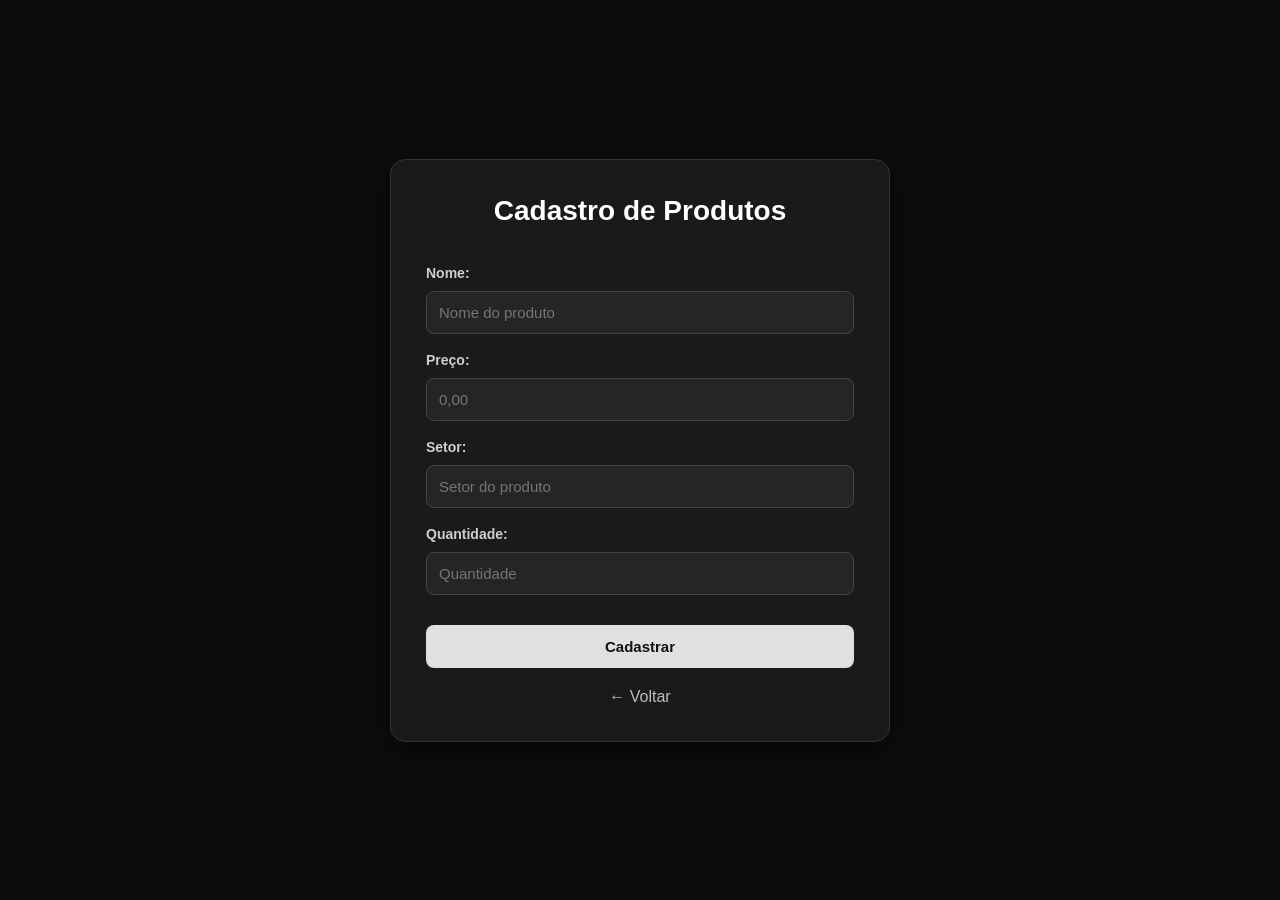
<file: front/cadastro.html>
<!DOCTYPE html>
<html lang="pt-br">

<head>
    <meta charset="UTF-8">
    <meta name="viewport" content="width=device-width, initial-scale=1.0">

    <link rel="stylesheet" href="static/css/cadastroStyle.css">

    <title>Cadastro de Produtos</title>
</head>

<body>

    <div class="container">

        <h1>Cadastro de Produtos</h1>

        <form id="formProduto">

            <label for="nome">Nome:</label>
            <input
                type="text"
                id="nome"
                name="nome"
                placeholder="Nome do produto"
                required
            >

            <label for="preco">Preço:</label>
            <input
                type="number"
                id="preco"
                name="preco"
                placeholder="0,00"
                step="0.01"
                min="0"
                required
            >

            <label for="setor">Setor:</label>
            <input
                type="text"
                id="setor"
                name="setor"
                placeholder="Setor do produto"
                required
            >

            <label for="quantidade">Quantidade:</label>
            <input
                type="number"
                id="quantidade"
                name="quantidade"
                placeholder="Quantidade"
                min="0"
                required
            >

            <button type="submit">Cadastrar</button>

        </form>

        <a href="Index.html">← Voltar</a>

    </div>

    <script src="static/js/cadastrar.js"></script>

</body>

</html>
</file>
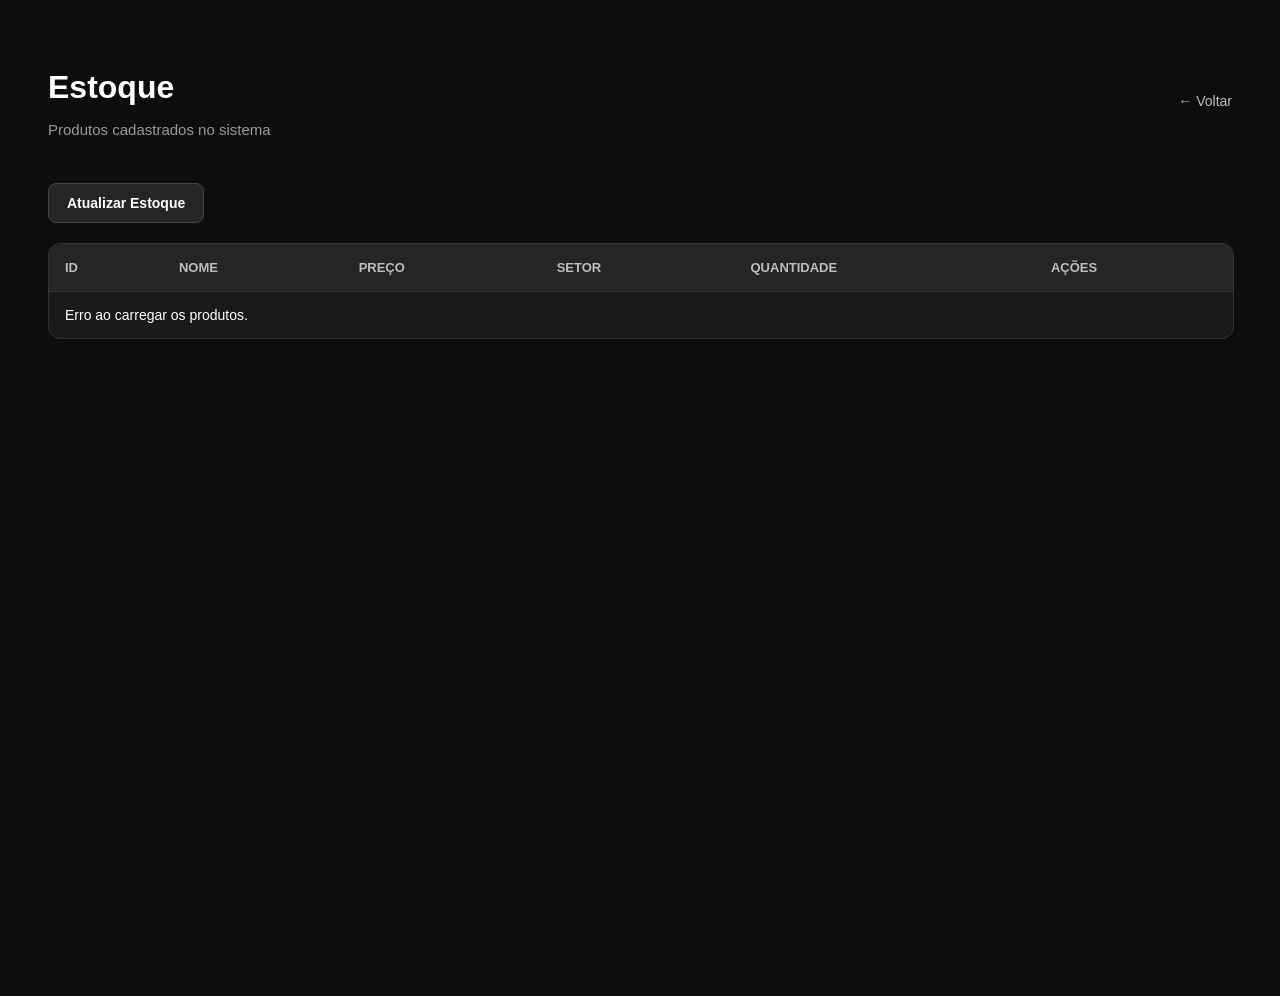
<file: front/estoque.html>
<!DOCTYPE html>
<html lang="pt-br">

<head>
    <meta charset="UTF-8">
    <meta name="viewport" content="width=device-width, initial-scale=1.0">

    <link rel="stylesheet" href="static/css/estoqueStyle.css">

    <title>Estoque</title>
</head>

<body>

    <div class="container">

        <div class="cabecalho">
            <div>
                <h1>Estoque</h1>
                <p>Produtos cadastrados no sistema</p>
            </div>

            <a href="index.html" class="btn-voltar">
                ← Voltar
            </a>
        </div>


        <div class="acoes">

            <button id="btnAtualizar" class="btn-atualizar">
                Atualizar Estoque
            </button>

        </div>


        <div class="tabela-container">

            <table>

                <thead>
                    <tr>
                        <th>ID</th>
                        <th>Nome</th>
                        <th>Preço</th>
                        <th>Setor</th>
                        <th>Quantidade</th>
                        <th>Ações</th>
                    </tr>
                </thead>

                <tbody id="listaProdutos">

                    <!-- Os produtos serão inseridos pelo JavaScript -->

                    <tr>
                        <td colspan="6">
                            Nenhum produto carregado.
                        </td>
                    </tr>

                </tbody>

            </table>

        </div>

    </div>


    <!-- Modal para alterar produto -->

    <div id="modalAlterar" class="modal">

        <div class="modal-conteudo">

            <h2>Alterar Produto</h2>

            <form id="formAlterar">

                <input type="hidden" id="alterarId">

                <label for="alterarNome">
                    Nome:
                </label>

                <input
                    type="text"
                    id="alterarNome"
                    required
                >


                <label for="alterarPreco">
                    Preço:
                </label>

                <input
                    type="number"
                    id="alterarPreco"
                    step="0.01"
                    min="0"
                    required
                >


                <label for="alterarSetor">
                    Setor:
                </label>

                <input
                    type="text"
                    id="alterarSetor"
                    required
                >


                <label for="alterarQuantidade">
                    Quantidade:
                </label>

                <input
                    type="number"
                    id="alterarQuantidade"
                    min="0"
                    required
                >


                <div class="modal-acoes">

                    <button
                        type="button"
                        id="btnCancelar"
                        class="btn-cancelar"
                    >
                        Cancelar
                    </button>

                    <button
                        type="submit"
                        class="btn-salvar"
                    >
                        Salvar Alterações
                    </button>

                </div>

            </form>

        </div>

    </div>


    <script src="static/js/estoque.js"></script>

</body>

</html>
</file>
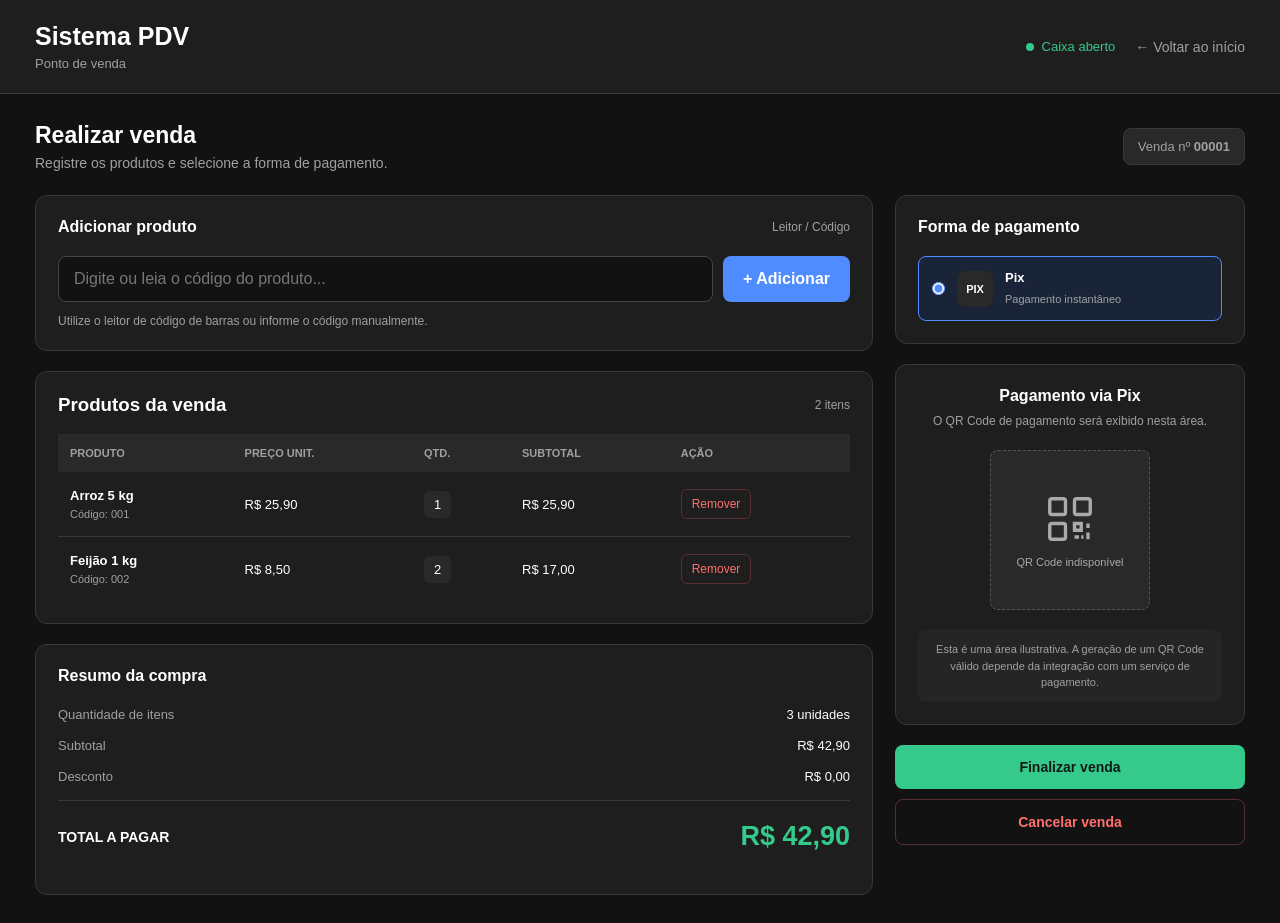
<file: front/venda.html>
<!DOCTYPE html>
<html lang="pt-br">
<head>
    <meta charset="UTF-8">
    <meta name="viewport" content="width=device-width, initial-scale=1.0">

    <link rel="stylesheet" href="static/css/vendaStyle.css">

    <title>Sistema PDV | Vendas</title>

    <style>
        
    </style>
</head>

<body>

    <!-- CABEÇALHO -->
    <header class="cabecalho">
        <div class="marca">
            <h1>Sistema PDV</h1>
            <p>Ponto de venda</p>
        </div>

        <div class="cabecalho-direita">
            <div class="status-caixa">
                <span class="status-indicador"></span>
                Caixa aberto
            </div>

            <a href="Index.html" class="btn-voltar">
                ← Voltar ao início
            </a>
        </div>
    </header>

    <main class="conteudo">

        <!-- TÍTULO -->
        <section class="titulo-pagina">
            <div>
                <h2>Realizar venda</h2>
                <p>Registre os produtos e selecione a forma de pagamento.</p>
            </div>

            <div class="numero-venda">
                Venda nº <strong>00001</strong>
            </div>
        </section>

        <div class="layout-venda">

            <!-- COLUNA PRINCIPAL -->
            <section class="coluna-principal">

                <!-- BUSCA -->
                <div class="painel">
                    <div class="titulo-painel">
                        <h3>Adicionar produto</h3>
                        <span class="subtitulo">Leitor / Código</span>
                    </div>

                    <div class="campo-busca">
                        <input
                            type="text"
                            id="codigoProduto"
                            placeholder="Digite ou leia o código do produto..."
                            autocomplete="off"
                        >

                        <button type="button" class="btn-adicionar">
                            + Adicionar
                        </button>
                    </div>

                    <p class="dica-leitura">
                        Utilize o leitor de código de barras ou informe o código manualmente.
                    </p>
                </div>

                <!-- LISTA DE PRODUTOS -->
                <div class="painel">
                    <div class="cabecalho-lista">
                        <h3>Produtos da venda</h3>
                        <span class="contador-itens">2 itens</span>
                    </div>

                    <div class="tabela-container">
                        <table>
                            <thead>
                                <tr>
                                    <th>Produto</th>
                                    <th>Preço unit.</th>
                                    <th>Qtd.</th>
                                    <th>Subtotal</th>
                                    <th>Ação</th>
                                </tr>
                            </thead>

                            <tbody>
                                <tr>
                                    <td>
                                        <span class="nome-produto">Arroz 5 kg</span>
                                        <span class="codigo-produto">Código: 001</span>
                                    </td>

                                    <td class="preco">R$ 25,90</td>
                                    <td><span class="quantidade">1</span></td>
                                    <td class="preco">R$ 25,90</td>

                                    <td>
                                        <button type="button" class="btn-remover">
                                            Remover
                                        </button>
                                    </td>
                                </tr>

                                <tr>
                                    <td>
                                        <span class="nome-produto">Feijão 1 kg</span>
                                        <span class="codigo-produto">Código: 002</span>
                                    </td>

                                    <td class="preco">R$ 8,50</td>
                                    <td><span class="quantidade">2</span></td>
                                    <td class="preco">R$ 17,00</td>

                                    <td>
                                        <button type="button" class="btn-remover">
                                            Remover
                                        </button>
                                    </td>
                                </tr>
                            </tbody>
                        </table>
                    </div>
                </div>

                <!-- RESUMO DA COMPRA -->
                <div class="resumo">
                    <h3>Resumo da compra</h3>

                    <div class="linha-resumo">
                        <span>Quantidade de itens</span>
                        <strong>3 unidades</strong>
                    </div>

                    <div class="linha-resumo">
                        <span>Subtotal</span>
                        <strong>R$ 42,90</strong>
                    </div>

                    <div class="linha-resumo">
                        <span>Desconto</span>
                        <strong>R$ 0,00</strong>
                    </div>

                    <div class="linha-total">
                        <span>TOTAL A PAGAR</span>
                        <div class="valor-total">R$ 42,90</div>
                    </div>
                </div>

            </section>

            <!-- COLUNA DE PAGAMENTO -->
            <aside class="coluna-pagamento">

                <!-- FORMA DE PAGAMENTO -->
                <div class="painel">
                    <div class="titulo-painel">
                        <h3>Forma de pagamento</h3>
                    </div>

                    <div class="opcoes-pagamento">

                        <label class="opcao-pagamento selecionada">
                            <input type="radio" name="pagamento" checked>

                            <span class="icone-pagamento">PIX</span>

                            <span class="texto-pagamento">
                                <strong>Pix</strong>
                                <span>Pagamento instantâneo</span>
                            </span>
                        </label>

                    </div>
                </div>

                <!-- PIX / QR CODE -->
                <div class="painel area-pix">
                    <h3>Pagamento via Pix</h3>

                    <p>
                        O QR Code de pagamento será exibido nesta área.
                    </p>

                    <div class="qr-placeholder">
                        <svg
                            viewBox="0 0 24 24"
                            fill="none"
                            stroke="currentColor"
                            stroke-width="1.5"
                            aria-hidden="true"
                        >
                            <rect x="3" y="3" width="7" height="7" rx="1"/>
                            <rect x="14" y="3" width="7" height="7" rx="1"/>
                            <rect x="3" y="14" width="7" height="7" rx="1"/>
                            <path d="M14 14h3v3h-3zM20 14v2M14 20h2M20 18v3M17 20h1"/>
                        </svg>

                        <span>QR Code indisponível</span>
                    </div>

                    <div class="aviso-pix">
                        Esta é uma área ilustrativa. A geração de um QR Code válido
                        depende da integração com um serviço de pagamento.
                    </div>
                </div>

                <!-- AÇÕES -->
                <div class="acoes-venda">
                    <button type="button" class="btn-finalizar">
                        Finalizar venda
                    </button>

                    <button type="button" class="btn-cancelar">
                        Cancelar venda
                    </button>
                </div>

            </aside>
        </div>
    </main>

</body>
</html>
</file>
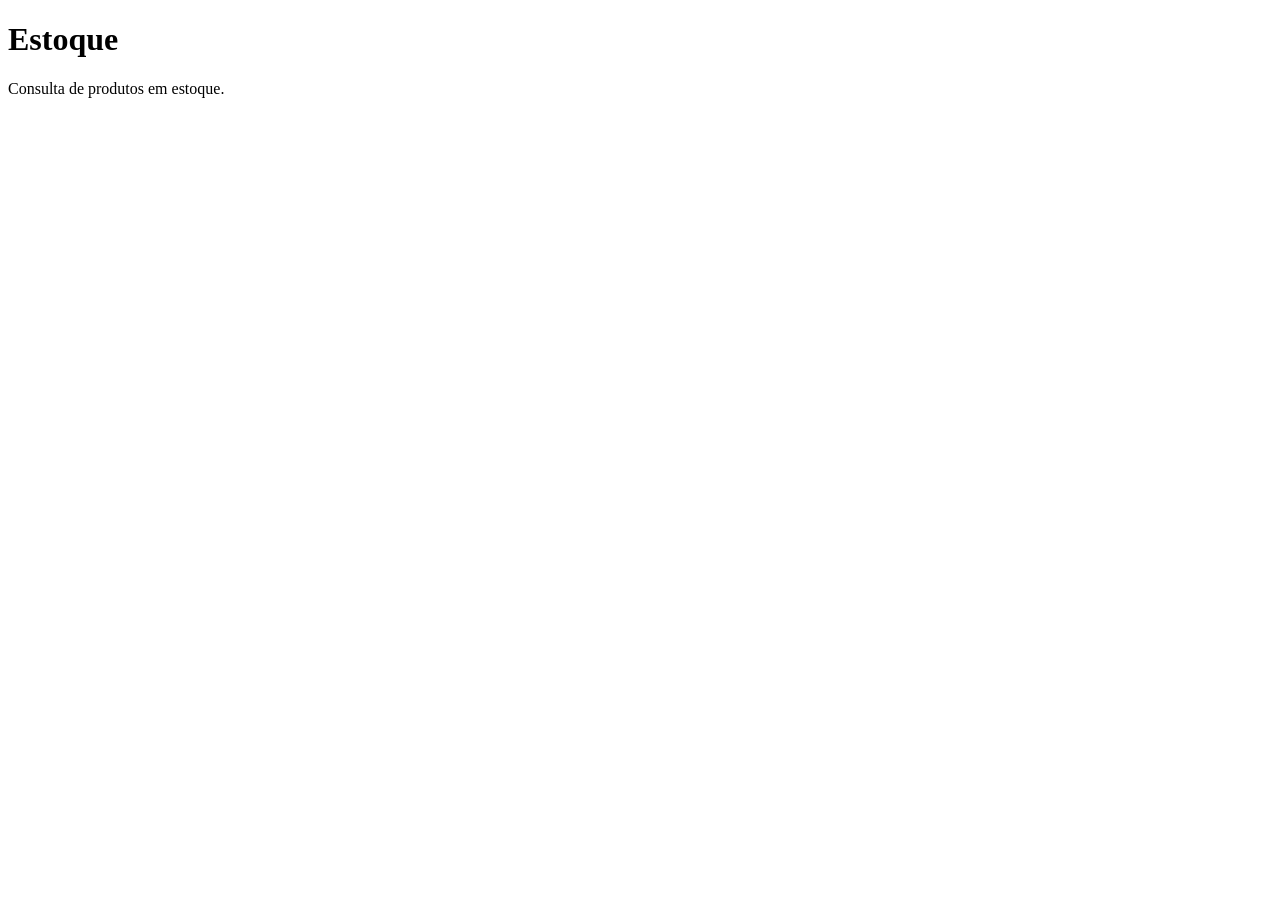
<file: demo/src/main/resources/estoque.html>
<!DOCTYPE html>
<html lang="en">
<head>
    <meta charset="UTF-8">
    <meta name="viewport" content="width=device-width, initial-scale=1.0">
    <title>Estoque</title>
</head>
<body>
    <h1>Estoque</h1>
    <p>Consulta de produtos em estoque.</p>
</body>
</html>
</file>
<file: front/static/css/cadastroStyle.css>
* {
    margin: 0;
    padding: 0;
    box-sizing: border-box;
}

body {
    min-height: 100vh;
    font-family: Arial, Helvetica, sans-serif;

    background: #0d0d0d;
    color: #ffffff;

    display: flex;
    justify-content: center;
    align-items: center;
}

.container {
    width: 90%;
    max-width: 500px;

    background: #1a1a1a;

    padding: 35px;

    border-radius: 15px;

    border: 1px solid #333333;

    box-shadow: 0 10px 30px rgba(0, 0, 0, 0.6);
}

h1 {
    text-align: center;

    margin-bottom: 30px;

    font-size: 28px;

    color: #ffffff;
}

form {
    display: flex;
    flex-direction: column;

    gap: 10px;
}

label {
    margin-top: 8px;

    font-size: 14px;
    font-weight: bold;

    color: #cfcfcf;
}

input {
    width: 100%;

    padding: 12px;

    border-radius: 8px;
    border: 1px solid #444444;

    background: #252525;
    color: #ffffff;

    outline: none;

    font-size: 15px;

    transition: 0.2s;
}

input:focus {
    border-color: #aaaaaa;

    box-shadow: 0 0 0 2px rgba(255, 255, 255, 0.08);
}

button {
    margin-top: 20px;

    padding: 13px;

    border: none;
    border-radius: 8px;

    background: #e0e0e0;
    color: #111111;

    font-size: 15px;
    font-weight: bold;

    cursor: pointer;

    transition: 0.2s;
}

button:hover {
    background: #ffffff;
}

.container > a {
    display: block;

    margin-top: 20px;

    text-align: center;

    color: #bdbdbd;

    text-decoration: none;
}

.container > a:hover {
    color: #ffffff;
    text-decoration: underline;
}
</file>
<file: front/static/css/estoqueStyle.css>
```css
* {
    margin: 0;
    padding: 0;
    box-sizing: border-box;
}

body {
    min-height: 100vh;
    font-family: Arial, Helvetica, sans-serif;

    background: #0d0d0d;
    color: #ffffff;

    padding: 40px;
}

/* CONTAINER PRINCIPAL */

.container {
    width: 100%;
    max-width: 1200px;
    margin: 0 auto;
}

/* CABEÇALHO */

.cabecalho {
    display: flex;
    justify-content: space-between;
    align-items: center;

    margin-bottom: 30px;
}

.cabecalho h1 {
    font-size: 32px;
    margin-bottom: 6px;
}

.cabecalho p {
    color: #999999;
    font-size: 15px;
}

/* BOTÃO VOLTAR */

.btn-voltar {
    color: #bdbdbd;
    text-decoration: none;
    font-size: 14px;
}

.btn-voltar:hover {
    color: #ffffff;
    text-decoration: underline;
}

/* ÁREA DE AÇÕES */

.acoes {
    display: flex;
    justify-content: space-between;
    align-items: center;

    margin-bottom: 20px;
}

.acoes button,
.acoes a {
    padding: 11px 18px;

    border-radius: 8px;

    font-size: 14px;
    font-weight: bold;

    cursor: pointer;
    text-decoration: none;
}

/* ATUALIZAR */

.btn-atualizar {
    border: 1px solid #444444;

    background: #252525;
    color: #ffffff;
}

.btn-atualizar:hover {
    background: #333333;
}

/* CADASTRAR */

.btn-cadastrar {
    background: #e0e0e0;
    color: #111111;
}

.btn-cadastrar:hover {
    background: #ffffff;
}

/* TABELA */

.tabela-container {
    width: 100%;
    overflow-x: auto;

    background: #1a1a1a;

    border: 1px solid #333333;
    border-radius: 12px;
}

table {
    width: 100%;

    border-collapse: collapse;

    min-width: 750px;
}

thead {
    background: #252525;
}

th {
    padding: 16px;

    text-align: left;

    font-size: 13px;

    color: #bdbdbd;

    text-transform: uppercase;
}

td {
    padding: 15px 16px;

    border-top: 1px solid #333333;

    font-size: 14px;
}

tbody tr:hover {
    background: #222222;
}

/* AÇÕES DA TABELA */

.btn-alterar,
.btn-deletar {
    border: none;
    border-radius: 6px;

    padding: 8px 12px;

    font-size: 13px;
    font-weight: bold;

    cursor: pointer;
}

.btn-alterar {
    background: #d6d6d6;
    color: #111111;
}

.btn-alterar:hover {
    background: #ffffff;
}

.btn-deletar {
    background: #292929;
    color: #dddddd;

    margin-left: 6px;

    border: 1px solid #444444;
}

.btn-deletar:hover {
    background: #3a3a3a;
    color: #ffffff;
}

/* MODAL */

.modal {
    display: none;

    position: fixed;

    inset: 0;

    background: rgba(0, 0, 0, 0.75);

    justify-content: center;
    align-items: center;

    padding: 20px;
}

.modal.ativo {
    display: flex;
}

.modal-conteudo {
    width: 100%;
    max-width: 500px;

    background: #1a1a1a;

    padding: 30px;

    border-radius: 14px;

    border: 1px solid #333333;

    box-shadow: 0 10px 40px rgba(0, 0, 0, 0.7);
}

.modal-conteudo h2 {
    margin-bottom: 25px;
}

/* FORMULÁRIO DO MODAL */

#formAlterar {
    display: flex;
    flex-direction: column;

    gap: 10px;
}

#formAlterar label {
    margin-top: 8px;

    font-size: 14px;
    font-weight: bold;

    color: #cccccc;
}

#formAlterar input {
    width: 100%;

    padding: 12px;

    background: #252525;
    color: #ffffff;

    border: 1px solid #444444;
    border-radius: 8px;

    outline: none;

    font-size: 15px;
}

#formAlterar input:focus {
    border-color: #aaaaaa;

    box-shadow: 0 0 0 2px rgba(255, 255, 255, 0.08);
}

/* BOTÕES DO MODAL */

.modal-acoes {
    display: flex;
    justify-content: flex-end;

    gap: 10px;

    margin-top: 20px;
}

.modal-acoes button {
    padding: 11px 16px;

    border: none;
    border-radius: 7px;

    font-weight: bold;

    cursor: pointer;
}

.btn-cancelar {
    background: #333333;
    color: #ffffff;
}

.btn-cancelar:hover {
    background: #444444;
}

.btn-salvar {
    background: #e0e0e0;
    color: #111111;
}

.btn-salvar:hover {
    background: #ffffff;
}

/* RESPONSIVIDADE */

@media (max-width: 700px) {

    body {
        padding: 20px;
    }

    .cabecalho {
        align-items: flex-start;
    }

    .cabecalho h1 {
        font-size: 26px;
    }

    .acoes {
        gap: 10px;
    }

    .acoes button,
    .acoes a {
        padding: 10px 12px;
    }
}
```
</file>
<file: front/static/css/vendaStyle.css>
* {
            margin: 0;
            padding: 0;
            box-sizing: border-box;
        }

        :root {
            --fundo: #121212;
            --painel: #1e1e1e;
            --painel-secundario: #292929;
            --borda: #383838;
            --texto: #ffffff;
            --texto-secundario: #a0a0a0;
            --azul: #4f8cff;
            --verde: #35c98b;
            --vermelho: #ff7070;
        }

        body {
            min-height: 100vh;
            font-family: Arial, Helvetica, sans-serif;
            background: var(--fundo);
            color: var(--texto);
        }

        button, input, select {
            font: inherit;
        }

        button, a {
            cursor: pointer;
        }

        a {
            color: inherit;
            text-decoration: none;
        }

        /* CABEÇALHO */

        .cabecalho {
            display: flex;
            justify-content: space-between;
            align-items: center;
            gap: 20px;
            padding: 22px 35px;
            background: var(--painel);
            border-bottom: 1px solid var(--borda);
        }

        .marca h1 {
            font-size: 25px;
            margin-bottom: 5px;
        }

        .marca p {
            color: var(--texto-secundario);
            font-size: 13px;
        }

        .cabecalho-direita {
            display: flex;
            align-items: center;
            gap: 20px;
        }

        .status-caixa {
            display: flex;
            align-items: center;
            gap: 8px;
            font-size: 13px;
            color: var(--verde);
        }

        .status-indicador {
            width: 8px;
            height: 8px;
            border-radius: 50%;
            background: var(--verde);
        }

        .btn-voltar {
            color: var(--texto-secundario);
            font-size: 14px;
        }

        .btn-voltar:hover {
            color: var(--texto);
        }

        /* CONTEÚDO PRINCIPAL */

        .conteudo {
            width: 100%;
            max-width: 1600px;
            margin: 0 auto;
            padding: 28px 35px;
        }

        .titulo-pagina {
            display: flex;
            justify-content: space-between;
            align-items: center;
            margin-bottom: 24px;
        }

        .titulo-pagina h2 {
            font-size: 23px;
            margin-bottom: 6px;
        }

        .titulo-pagina p {
            color: var(--texto-secundario);
            font-size: 14px;
        }

        .numero-venda {
            padding: 10px 14px;
            background: var(--painel-secundario);
            border: 1px solid var(--borda);
            border-radius: 8px;
            color: var(--texto-secundario);
            font-size: 13px;
        }

        /* LAYOUT */

        .layout-venda {
            display: grid;
            grid-template-columns: minmax(0, 1fr) 350px;
            gap: 22px;
            align-items: start;
        }

        .coluna-principal,
        .coluna-pagamento {
            display: flex;
            flex-direction: column;
            gap: 20px;
            min-width: 0;
        }

        .painel {
            background: var(--painel);
            border: 1px solid var(--borda);
            border-radius: 12px;
            padding: 22px;
        }

        .titulo-painel {
            display: flex;
            justify-content: space-between;
            align-items: center;
            gap: 12px;
            margin-bottom: 20px;
        }

        .titulo-painel h3 {
            font-size: 16px;
        }

        .subtitulo {
            color: var(--texto-secundario);
            font-size: 12px;
        }

        /* LEITURA DE PRODUTO */

        .campo-busca {
            display: flex;
            gap: 10px;
        }

        .campo-busca input {
            flex: 1;
            min-width: 0;
            padding: 13px 15px;
            background: var(--fundo);
            color: var(--texto);
            border: 1px solid #454545;
            border-radius: 8px;
            outline: none;
        }

        .campo-busca input:focus {
            border-color: var(--azul);
        }

        .campo-busca input::placeholder {
            color: #777;
        }

        .btn-adicionar {
            padding: 0 20px;
            background: var(--azul);
            color: white;
            border: none;
            border-radius: 8px;
            font-weight: bold;
        }

        .btn-adicionar:hover,
        .btn-finalizar:hover {
            filter: brightness(0.9);
        }

        .dica-leitura {
            margin-top: 12px;
            color: var(--texto-secundario);
            font-size: 12px;
        }

        /* TABELA DE PRODUTOS */

        .cabecalho-lista {
            display: flex;
            justify-content: space-between;
            align-items: center;
            margin-bottom: 18px;
        }

        .contador-itens {
            color: var(--texto-secundario);
            font-size: 12px;
        }

        .tabela-container {
            width: 100%;
            overflow-x: auto;
        }

        table {
            width: 100%;
            min-width: 570px;
            border-collapse: collapse;
        }

        thead {
            background: var(--painel-secundario);
        }

        th {
            padding: 13px 12px;
            color: var(--texto-secundario);
            font-size: 11px;
            font-weight: bold;
            text-align: left;
            text-transform: uppercase;
            white-space: nowrap;
        }

        td {
            padding: 16px 12px;
            border-bottom: 1px solid var(--borda);
            font-size: 13px;
            white-space: nowrap;
        }

        tbody tr:last-child td {
            border-bottom: none;
        }

        .nome-produto {
            font-weight: bold;
        }

        .codigo-produto {
            display: block;
            margin-top: 5px;
            color: var(--texto-secundario);
            font-size: 11px;
        }

        .quantidade {
            display: inline-block;
            padding: 6px 10px;
            background: var(--painel-secundario);
            border-radius: 6px;
        }

        .preco {
            font-variant-numeric: tabular-nums;
        }

        .btn-remover {
            background: transparent;
            border: 1px solid #593030;
            color: var(--vermelho);
            padding: 7px 10px;
            border-radius: 6px;
            font-size: 12px;
        }

        /* RESUMO */

        .resumo {
            background: var(--painel);
            border: 1px solid var(--borda);
            border-radius: 12px;
            padding: 22px;
        }

        .resumo h3 {
            font-size: 16px;
            margin-bottom: 22px;
        }

        .linha-resumo {
            display: flex;
            justify-content: space-between;
            align-items: center;
            gap: 12px;
            margin-bottom: 16px;
            color: var(--texto-secundario);
            font-size: 13px;
        }

        .linha-resumo strong {
            color: var(--texto);
            font-weight: normal;
        }

        .linha-total {
            display: flex;
            justify-content: space-between;
            align-items: center;
            gap: 10px;
            padding: 20px 0;
            margin-top: 6px;
            border-top: 1px solid var(--borda);
        }

        .linha-total span {
            font-size: 14px;
            font-weight: bold;
        }

        .valor-total {
            color: var(--verde);
            font-size: 27px;
            font-weight: bold;
            font-variant-numeric: tabular-nums;
        }

        /* PAGAMENTO */

        .opcoes-pagamento {
            display: flex;
            flex-direction: column;
            gap: 10px;
        }

        .opcao-pagamento {
            display: flex;
            align-items: center;
            gap: 12px;
            padding: 13px;
            background: var(--fundo);
            border: 1px solid var(--borda);
            border-radius: 8px;
        }

        .opcao-pagamento.selecionada {
            background: #192438;
            border-color: var(--azul);
        }

        .opcao-pagamento input {
            accent-color: var(--azul);
        }

        .icone-pagamento {
            display: flex;
            justify-content: center;
            align-items: center;
            width: 36px;
            height: 36px;
            background: var(--painel-secundario);
            border-radius: 8px;
            font-size: 11px;
            font-weight: bold;
        }

        .texto-pagamento strong {
            display: block;
            margin-bottom: 4px;
            font-size: 13px;
        }

        .texto-pagamento span {
            color: var(--texto-secundario);
            font-size: 11px;
        }

        /* QR CODE */

        .area-pix {
            text-align: center;
        }

        .area-pix h3 {
            margin-bottom: 7px;
            font-size: 16px;
        }

        .area-pix > p {
            color: var(--texto-secundario);
            font-size: 12px;
            line-height: 1.5;
        }

        .qr-placeholder {
            display: flex;
            flex-direction: column;
            align-items: center;
            justify-content: center;
            width: 160px;
            height: 160px;
            margin: 20px auto;
            background: #292929;
            border: 1px dashed #555;
            border-radius: 8px;
            color: #aaa;
            gap: 10px;
        }

        .qr-placeholder svg {
            width: 54px;
            height: 54px;
        }

        .qr-placeholder span {
            font-size: 11px;
        }

        .aviso-pix {
            padding: 11px;
            background: #252525;
            border-radius: 7px;
            color: var(--texto-secundario);
            font-size: 11px;
            line-height: 1.5;
        }

        /* BOTÕES FINAIS */

        .acoes-venda {
            display: flex;
            flex-direction: column;
            gap: 10px;
        }

        .btn-finalizar,
        .btn-cancelar {
            width: 100%;
            padding: 14px;
            border-radius: 8px;
            font-size: 14px;
            font-weight: bold;
        }

        .btn-finalizar {
            background: var(--verde);
            color: #101b16;
            border: none;
        }

        .btn-cancelar {
            background: transparent;
            color: var(--vermelho);
            border: 1px solid #593030;
        }

        .rodape {
            padding: 25px 0 5px;
            text-align: center;
            color: #777;
            font-size: 11px;
        }

        /* RESPONSIVIDADE */

        @media (max-width: 1000px) {
            .layout-venda {
                grid-template-columns: minmax(0, 1fr);
            }

            .coluna-pagamento {
                display: grid;
                grid-template-columns: repeat(2, minmax(0, 1fr));
                align-items: start;
            }

            .acoes-venda {
                grid-column: 1 / -1;
            }
        }

        @media (max-width: 600px) {
            .cabecalho {
                padding: 18px;
                align-items: flex-start;
            }

            .marca h1 {
                font-size: 20px;
            }

            .cabecalho-direita {
                align-items: flex-end;
                flex-direction: column;
                gap: 10px;
            }

            .conteudo {
                padding: 22px 14px;
            }

            .titulo-pagina {
                align-items: flex-start;
                flex-direction: column;
                gap: 12px;
            }

            .painel,
            .resumo {
                padding: 16px;
            }

            .campo-busca {
                flex-direction: column;
            }

            .btn-adicionar {
                min-height: 42px;
            }

            .coluna-pagamento {
                display: flex;
            }

            .valor-total {
                font-size: 23px;
            }
        }
</file>
